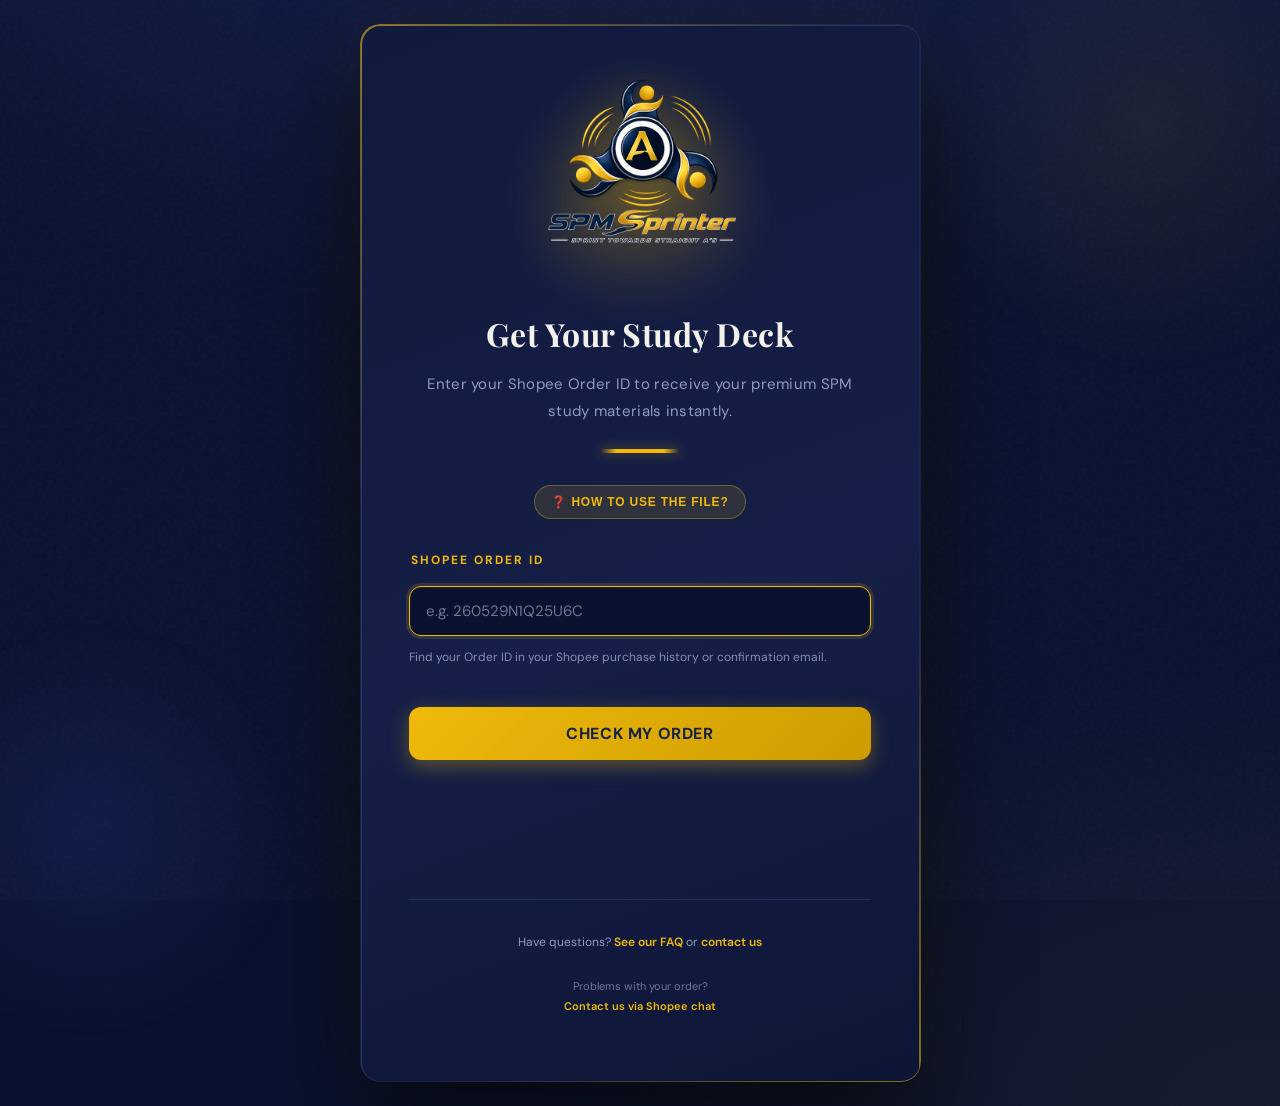
<file: index.html>
<!DOCTYPE html>
<html lang="en">
<head>
  <meta charset="UTF-8">
  <meta name="viewport" content="width=device-width, initial-scale=1.0">
  <meta name="description" content="SPM Sprinter — Get your premium study deck instantly. Sprint towards straight A's with expertly curated materials.">
  <title>SPM Sprinter — Get Your Study Deck</title>
  <link href="https://fonts.googleapis.com/css2?family=Playfair+Display:wght@400;700&family=DM+Sans:wght@300;400;500;700&display=swap" rel="stylesheet">
  <link rel="stylesheet" href="styles.css">
</head>
<body>
  <div class="glow glow-primary"></div>
  <div class="glow glow-secondary"></div>

  <main class="container">
    <div class="card">
      <div class="logo-section">
        <img src="logo.png" alt="SPM Sprinter — Sprint Towards Straight A's" class="logo-image"
             onerror="this.style.display='none'; document.getElementById('logoFallback').style.display='block'" />
        <div id="logoFallback" style="display:none; text-align:center;">
          <h1 class="brand-title">SPM Sprinter</h1>
          <p class="brand-tagline">Sprint Towards Straight A's</p>
        </div>
      </div>

      <h2 class="page-title">Get Your Study Deck</h2>
      <p class="page-subtitle">Enter your Shopee Order ID to receive your premium SPM study materials instantly.</p>
      <div class="divider"></div>

      <div class="trust-badges">
        <button class="trust-badge trust-badge-button" onclick="showHowToUseModal()">❓ How to Use the File?</button>
      </div>

      <!-- How to Use Modal -->
      <div id="howToUseModal" class="modal" style="display: none;">
        <div class="modal-content">
          <div class="modal-header">
            <h2>How to Use Your Study Deck</h2>
            <button class="modal-close" onclick="closeHowToUseModal()">✕</button>
          </div>
          <div class="modal-body">
            <p style="color: var(--text-secondary); margin-bottom: 16px;">
              Your study deck is an <strong style="color: var(--accent-gold);">HTML file</strong> — just open it in your web browser!
            </p>

            <div class="how-to-step">
              <h3>💻 Windows / Mac</h3>
              <p>Double-click the downloaded file → opens automatically in your default browser</p>
            </div>

            <div class="how-to-step">
              <h3>🤖 Android Phone</h3>
              <p>Download the file → tap it → select any browser (Chrome, Firefox, etc.) to open</p>
            </div>

            <div class="how-to-step">
              <h3>📱 iPhone</h3>
              <p>
                Download the file → We recommend using <strong>Microsoft Edge</strong> from the App Store
                (works best with HTML files) or use Safari
              </p>
            </div>

            <div class="how-to-step" style="background: rgba(76, 175, 125, 0.1); border-left: 3px solid #4caf7d;">
              <h3 style="color: #4caf7d;">✅ Works Offline!</h3>
              <p>Once downloaded, you can view your study deck anytime — even without internet. Perfect for studying on the go.</p>
            </div>
          </div>
          <div class="modal-footer">
            <button class="lz-btn" onclick="closeHowToUseModal()">Got it!</button>
          </div>
        </div>
      </div>
      <div id="modalOverlay" class="modal-overlay" style="display: none;" onclick="closeHowToUseModal()"></div>

      <div id="app" class="app-container"></div>

      <footer class="card-footer">
        <p>Have questions? <a href="faq.html" class="footer-link">See our FAQ</a> or <a href="contact.html" class="footer-link">contact us</a></p>
        <p class="footer-support">Problems with your order?<br>
        <a href="https://shopee.com.my/spmsprinter" target="_blank" rel="noopener" class="footer-link">Contact us via Shopee chat</a></p>
      </footer>
    </div>
  </main>

  <script src="script.js"></script>
  <script>
    // Initialize app on page load
    document.addEventListener('DOMContentLoaded', () => {
      stepOrderId();
    });
  </script>
</body>
</html>
</file>
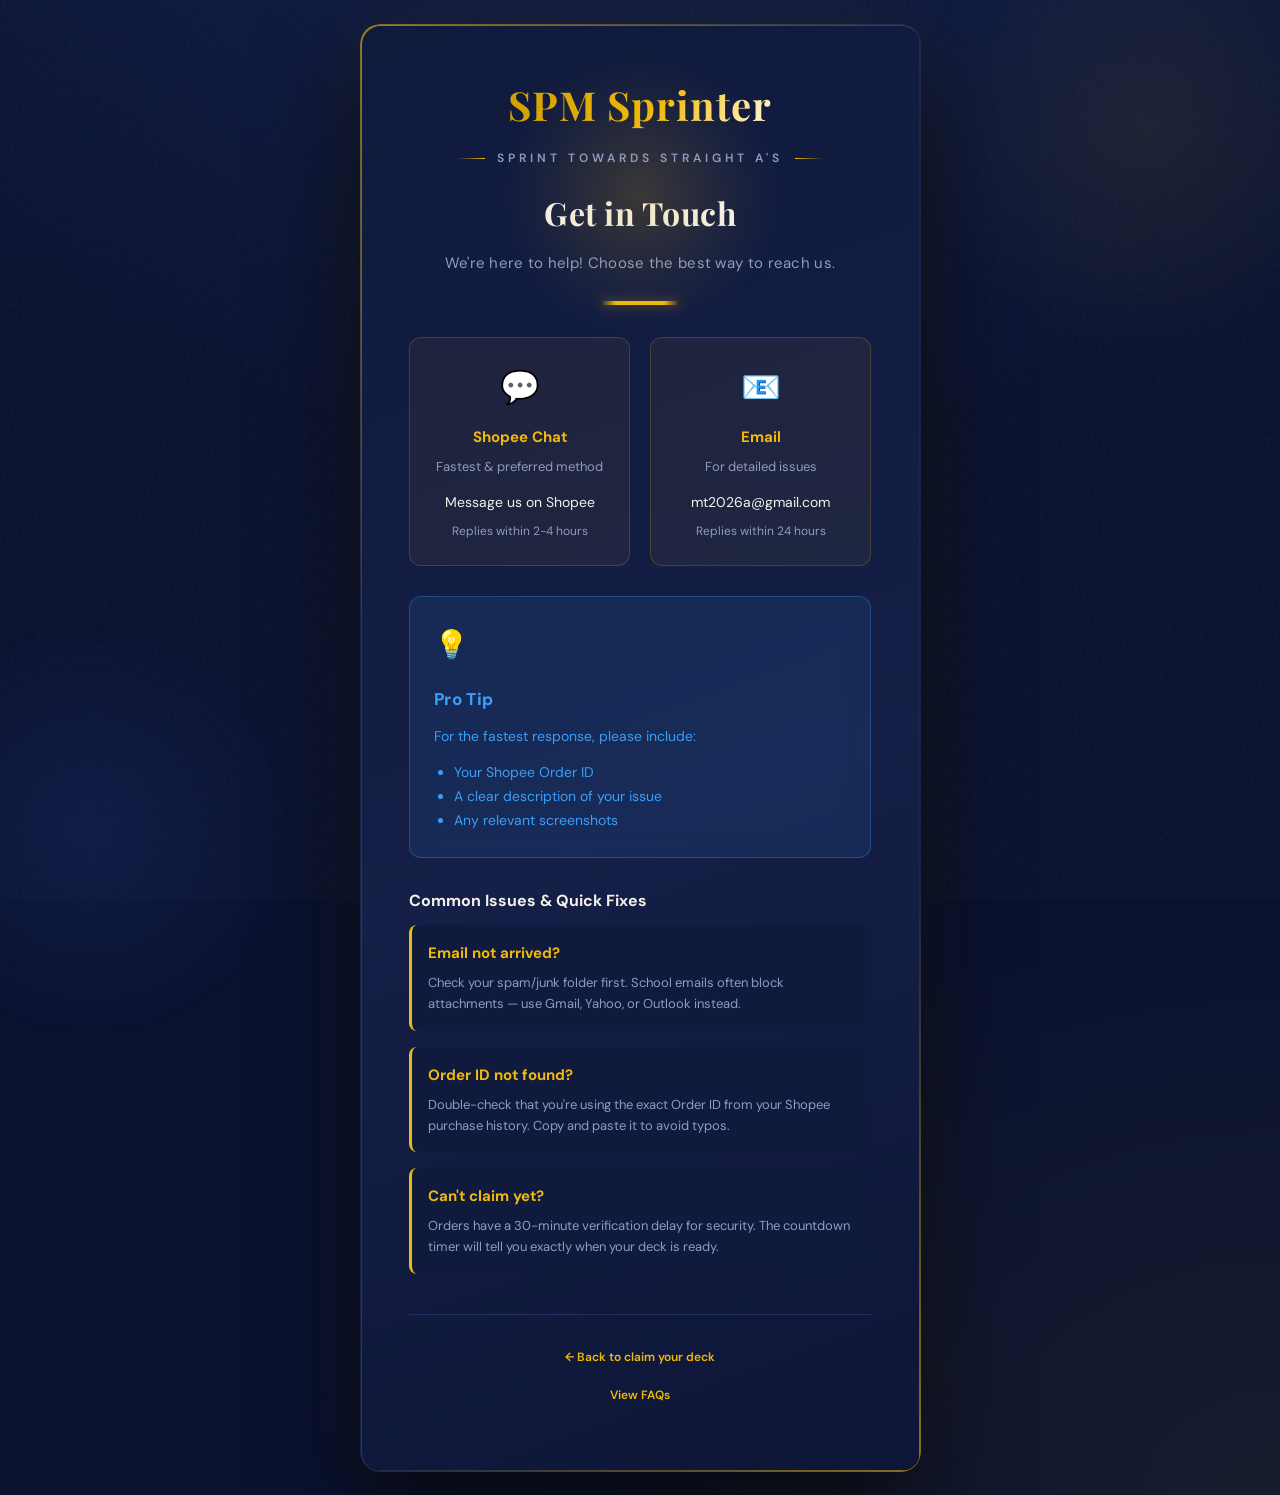
<file: contact.html>
<!DOCTYPE html>
<html lang="en">
<head>
  <meta charset="UTF-8">
  <meta name="viewport" content="width=device-width, initial-scale=1.0">
  <meta name="description" content="Contact SPM Sprinter for support with orders and study decks.">
  <title>Contact Us — SPM Sprinter</title>
  <link href="https://fonts.googleapis.com/css2?family=Playfair+Display:wght@400;700&family=DM+Sans:wght@300;400;500;700&display=swap" rel="stylesheet">
  <link rel="stylesheet" href="styles.css">
  <style>
    .contact-methods { display: grid; grid-template-columns: 1fr 1fr; gap: 20px; margin-bottom: 30px; }
    .contact-card { background: rgba(240, 185, 11, 0.05); border: 1px solid rgba(240, 185, 11, 0.2); border-radius: var(--radius-md); padding: 24px; text-align: center; transition: all 0.3s ease; }
    .contact-card:hover { background: rgba(240, 185, 11, 0.1); border-color: var(--accent-gold); transform: translateY(-2px); }
    .contact-icon { font-size: 32px; display: block; margin-bottom: 12px; }
    .contact-title { font-weight: 700; color: var(--accent-gold); margin-bottom: 8px; }
    .contact-link { color: var(--text-primary); text-decoration: none; word-break: break-all; font-size: 14px; }
    .contact-link:hover { color: var(--accent-gold); text-decoration: underline; }
    .response-time { color: var(--text-secondary); font-size: 12px; margin-top: 8px; }
    @media (max-width: 600px) {
      .contact-methods { grid-template-columns: 1fr; }
    }
  </style>
</head>
<body>
  <div class="glow glow-primary"></div>
  <div class="glow glow-secondary"></div>

  <main class="container">
    <div class="card">
      <div class="logo-section">
        <h1 class="brand-title">SPM Sprinter</h1>
        <p class="brand-tagline">Sprint Towards Straight A's</p>
      </div>

      <h2 class="page-title">Get in Touch</h2>
      <p class="page-subtitle">We're here to help! Choose the best way to reach us.</p>
      <div class="divider"></div>

      <div class="contact-methods">
        <div class="contact-card">
          <span class="contact-icon">💬</span>
          <div class="contact-title">Shopee Chat</div>
          <p style="color: var(--text-secondary); font-size: 13px; margin-bottom: 12px;">Fastest & preferred method</p>
          <a href="https://shopee.com.my/spmsprinter" target="_blank" class="contact-link">Message us on Shopee</a>
          <div class="response-time">Replies within 2-4 hours</div>
        </div>

        <div class="contact-card">
          <span class="contact-icon">📧</span>
          <div class="contact-title">Email</div>
          <p style="color: var(--text-secondary); font-size: 13px; margin-bottom: 12px;">For detailed issues</p>
          <a href="mailto:mt2026a@gmail.com" class="contact-link">mt2026a@gmail.com</a>
          <div class="response-time">Replies within 24 hours</div>
        </div>
      </div>

      <div class="lz-alert info" style="background: rgba(59, 158, 246, 0.1); border-color: rgba(59, 158, 246, 0.3); color: #3b9ef6;">
        <span class="lz-alert-icon">💡</span>
        <span class="lz-alert-title">Pro Tip</span>
        For the fastest response, please include:
        <ul style="margin-top: 12px; margin-left: 20px;">
          <li>Your Shopee Order ID</li>
          <li>A clear description of your issue</li>
          <li>Any relevant screenshots</li>
        </ul>
      </div>

      <h3 style="font-size: 16px; font-weight: 700; margin-top: 30px; margin-bottom: 12px; color: var(--text-primary);">Common Issues & Quick Fixes</h3>

      <div style="background: var(--surface); border-left: 3px solid var(--accent-gold); padding: 16px; border-radius: var(--radius-sm); margin-bottom: 16px;">
        <strong style="color: var(--accent-gold);">Email not arrived?</strong>
        <p style="color: var(--text-secondary); margin-top: 8px; font-size: 13px;">
          Check your spam/junk folder first. School emails often block attachments — use Gmail, Yahoo, or Outlook instead.
        </p>
      </div>

      <div style="background: var(--surface); border-left: 3px solid var(--accent-gold); padding: 16px; border-radius: var(--radius-sm); margin-bottom: 16px;">
        <strong style="color: var(--accent-gold);">Order ID not found?</strong>
        <p style="color: var(--text-secondary); margin-top: 8px; font-size: 13px;">
          Double-check that you're using the exact Order ID from your Shopee purchase history. Copy and paste it to avoid typos.
        </p>
      </div>

      <div style="background: var(--surface); border-left: 3px solid var(--accent-gold); padding: 16px; border-radius: var(--radius-sm);">
        <strong style="color: var(--accent-gold);">Can't claim yet?</strong>
        <p style="color: var(--text-secondary); margin-top: 8px; font-size: 13px;">
          Orders have a 30-minute verification delay for security. The countdown timer will tell you exactly when your deck is ready.
        </p>
      </div>

      <footer class="card-footer" style="margin-top: 40px;">
        <p><a href="index.html" class="footer-link">← Back to claim your deck</a></p>
        <p><a href="faq.html" class="footer-link">View FAQs</a></p>
      </footer>
    </div>
  </main>
</body>
</html>
</file>
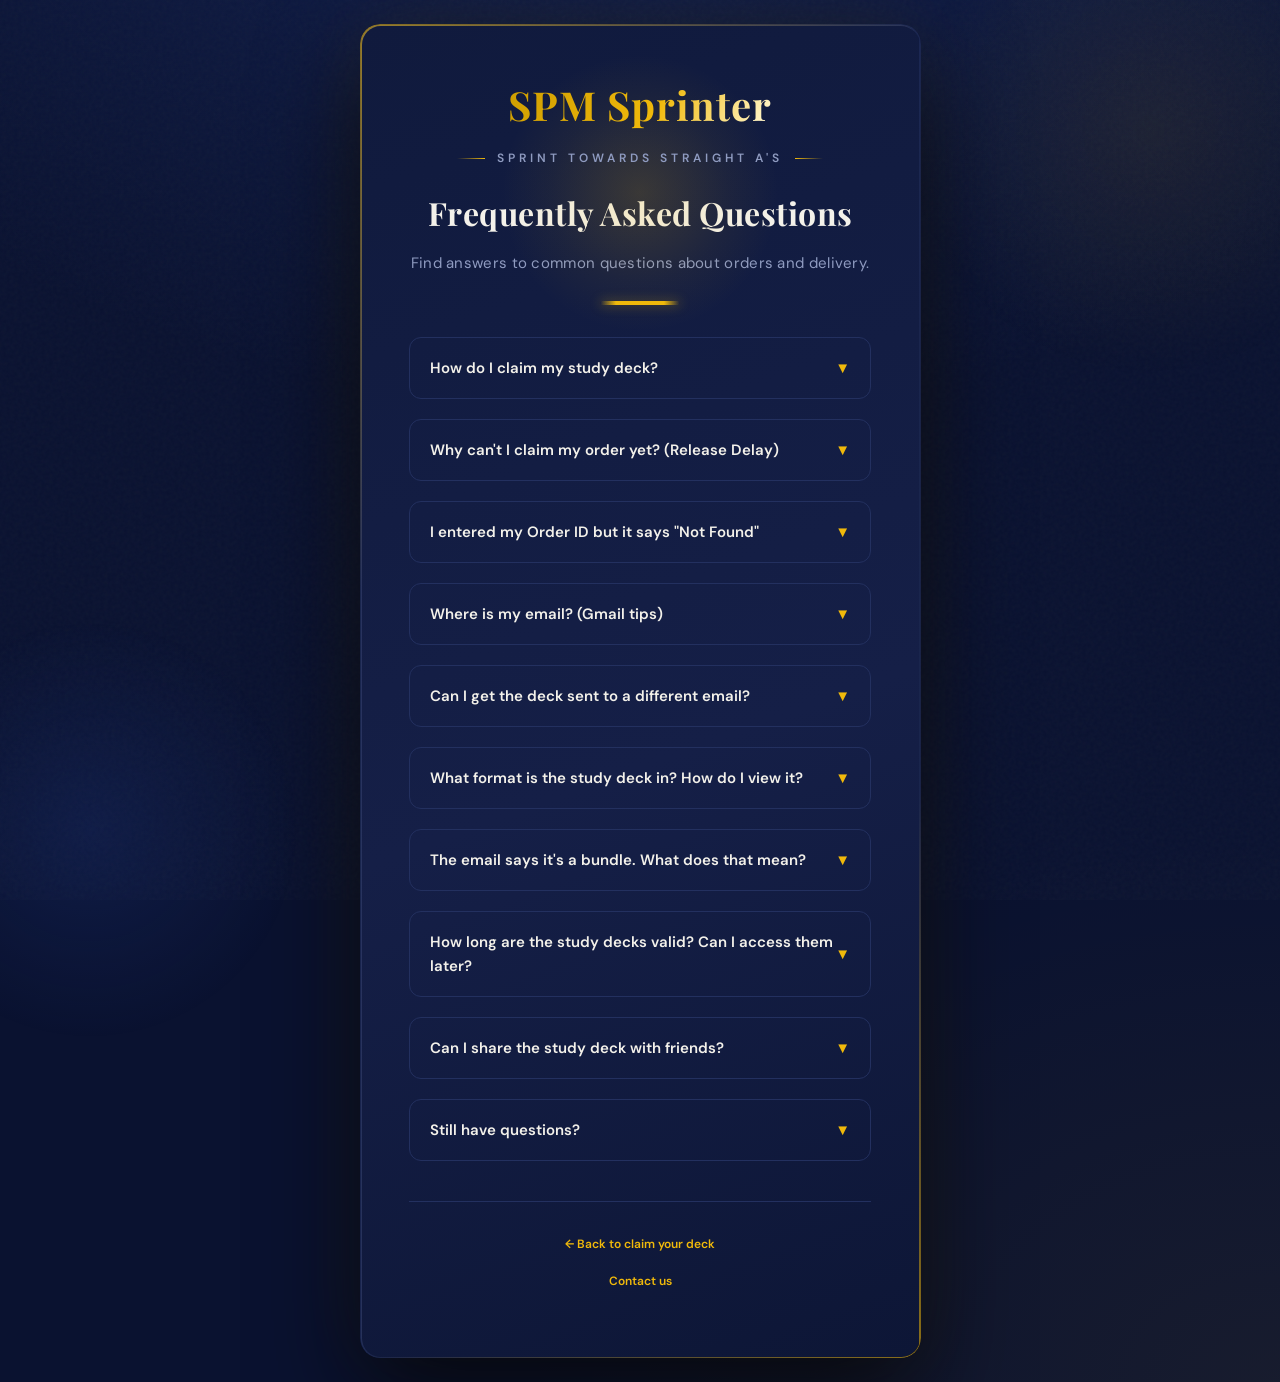
<file: faq.html>
<!DOCTYPE html>
<html lang="en">
<head>
  <meta charset="UTF-8">
  <meta name="viewport" content="width=device-width, initial-scale=1.0">
  <meta name="description" content="Frequently asked questions about SPM Sprinter study decks and orders.">
  <title>FAQ — SPM Sprinter</title>
  <link href="https://fonts.googleapis.com/css2?family=Playfair+Display:wght@400;700&family=DM+Sans:wght@300;400;500;700&display=swap" rel="stylesheet">
  <link rel="stylesheet" href="styles.css">
  <style>
    .faq-container { max-width: 720px; margin: 0 auto; }
    .faq-item { margin-bottom: 20px; border: 1px solid var(--border); border-radius: var(--radius-md); overflow: hidden; transition: all 0.3s ease; }
    .faq-item:hover { border-color: var(--accent-gold); background: rgba(240, 185, 11, 0.03); }
    .faq-question { padding: 18px 20px; cursor: pointer; font-weight: 600; color: var(--text-primary); display: flex; justify-content: space-between; align-items: center; user-select: none; }
    .faq-question:hover { color: var(--accent-gold); }
    .faq-toggle { color: var(--accent-gold); font-weight: 700; transition: transform 0.3s ease; }
    .faq-item.open .faq-toggle { transform: rotate(180deg); }
    .faq-answer { max-height: 0; overflow: hidden; transition: max-height 0.3s ease; padding: 0 20px; color: var(--text-secondary); line-height: 1.8; }
    .faq-item.open .faq-answer { max-height: 500px; padding: 0 20px 18px; }
    .nav-link { color: var(--accent-gold); text-decoration: none; font-weight: 600; }
    .nav-link:hover { text-decoration: underline; }
  </style>
</head>
<body>
  <div class="glow glow-primary"></div>
  <div class="glow glow-secondary"></div>

  <main class="container">
    <div class="card">
      <div class="logo-section">
        <h1 class="brand-title">SPM Sprinter</h1>
        <p class="brand-tagline">Sprint Towards Straight A's</p>
      </div>

      <h2 class="page-title">Frequently Asked Questions</h2>
      <p class="page-subtitle">Find answers to common questions about orders and delivery.</p>
      <div class="divider"></div>

      <div class="faq-container">
        <div class="faq-item">
          <div class="faq-question" onclick="toggleFaq(this)">
            How do I claim my study deck?
            <span class="faq-toggle">▼</span>
          </div>
          <div class="faq-answer">
            Visit our <a href="index.html" class="nav-link">claim page</a>, enter your Shopee Order ID, and follow the prompts to receive your deck. The entire process takes less than 2 minutes.
          </div>
        </div>

        <div class="faq-item">
          <div class="faq-question" onclick="toggleFaq(this)">
            Why can't I claim my order yet? (Release Delay)
            <span class="faq-toggle">▼</span>
          </div>
          <div class="faq-answer">
            To prevent fraud, we require a 30-minute verification period after your order is placed. You'll see a countdown timer on the claim page showing exactly when your order will be ready. This is a security measure we use to protect both our customers and content.
          </div>
        </div>

        <div class="faq-item">
          <div class="faq-question" onclick="toggleFaq(this)">
            I entered my Order ID but it says "Not Found"
            <span class="faq-toggle">▼</span>
          </div>
          <div class="faq-answer">
            The Order ID must match exactly what's shown in your Shopee purchase history. Make sure you:
            <ul style="margin-top: 8px; margin-left: 20px;">
              <li>Copied the exact Order ID (it's case-insensitive)</li>
              <li>Didn't include extra spaces</li>
              <li>Ordered from the correct seller</li>
            </ul>
            If you're still stuck, <a href="contact.html" class="nav-link">contact us</a>.
          </div>
        </div>

        <div class="faq-item">
          <div class="faq-question" onclick="toggleFaq(this)">
            Where is my email? (Gmail tips)
            <span class="faq-toggle">▼</span>
          </div>
          <div class="faq-answer">
            The deck usually arrives within 5 minutes. If you haven't received it:
            <ul style="margin-top: 8px; margin-left: 20px;">
              <li><strong>Check spam/junk folder</strong> — some email providers filter PDFs</li>
              <li><strong>Make sure you used the right email</strong> — we can't resend to a different address</li>
              <li><strong>Check your email storage</strong> — if your inbox is full, emails may bounce</li>
              <li><strong>Avoid school/student emails</strong> — they often block attachments (use Gmail, Yahoo, Outlook)</li>
            </ul>
            If the email still doesn't arrive after 30 minutes, <a href="contact.html" class="nav-link">let us know</a>.
          </div>
        </div>

        <div class="faq-item">
          <div class="faq-question" onclick="toggleFaq(this)">
            Can I get the deck sent to a different email?
            <span class="faq-toggle">▼</span>
          </div>
          <div class="faq-answer">
            Unfortunately, no. For security reasons, each Order ID can only deliver once. To avoid this, make sure you enter the correct email address on the first try. If you made a mistake, please <a href="contact.html" class="nav-link">contact us</a> via Shopee chat.
          </div>
        </div>

        <div class="faq-item">
          <div class="faq-question" onclick="toggleFaq(this)">
            What format is the study deck in? How do I view it?
            <span class="faq-toggle">▼</span>
          </div>
          <div class="faq-answer">
            The study decks are delivered as <strong>HTML files</strong> that you can open directly in your web browser. No special software needed!<br><br>
            <strong>How to use:</strong>
            <ul style="margin-top: 8px; margin-left: 20px;">
              <li><strong>Windows/Mac:</strong> Double-click the file → opens in your default browser (Chrome, Safari, Edge, Firefox, etc.)</li>
              <li><strong>Android:</strong> Download the file → open with any web browser app</li>
              <li><strong>iPhone:</strong> We recommend downloading <strong>Microsoft Edge</strong> from the App Store (works best with HTML files) or use Safari</li>
            </ul>
            <br>
            <strong>✅ Works offline!</strong> Once downloaded, you can view it anytime without internet access — perfect for studying on the go.
          </div>
        </div>

        <div class="faq-item">
          <div class="faq-question" onclick="toggleFaq(this)">
            The email says it's a bundle. What does that mean?
            <span class="faq-toggle">▼</span>
          </div>
          <div class="faq-answer">
            A bundle means your order includes multiple study decks (e.g., "Add Maths + Physics"). You'll receive all of them in the same email as separate PDF attachments.
          </div>
        </div>

        <div class="faq-item">
          <div class="faq-question" onclick="toggleFaq(this)">
            How long are the study decks valid? Can I access them later?
            <span class="faq-toggle">▼</span>
          </div>
          <div class="faq-answer">
            Once you download the PDF, it's yours to keep forever. You can access it anytime on any device. We recommend saving it in a safe location or cloud storage (Google Drive, OneDrive, Dropbox) so you don't lose it.
          </div>
        </div>

        <div class="faq-item">
          <div class="faq-question" onclick="toggleFaq(this)">
            Can I share the study deck with friends?
            <span class="faq-toggle">▼</span>
          </div>
          <div class="faq-answer">
            Our study decks are for personal use only. Each person should purchase their own copy to support our work and ensure we can keep creating quality materials. Sharing copies violates our terms of service.
          </div>
        </div>

        <div class="faq-item">
          <div class="faq-question" onclick="toggleFaq(this)">
            Still have questions?
            <span class="faq-toggle">▼</span>
          </div>
          <div class="faq-answer">
            We're here to help! <a href="contact.html" class="nav-link">Contact us</a> or reach out to us via <a href="https://shopee.com.my/spmsprinter" target="_blank" class="nav-link">Shopee chat</a> and we'll get back to you quickly.
          </div>
        </div>
      </div>

      <footer class="card-footer" style="margin-top: 40px;">
        <p><a href="index.html" class="footer-link">← Back to claim your deck</a></p>
        <p><a href="contact.html" class="footer-link">Contact us</a></p>
      </footer>
    </div>
  </main>

  <script>
    function toggleFaq(element) {
      const item = element.parentElement;
      item.classList.toggle('open');
    }
  </script>
</body>
</html>
</file>
<file: styles.css>
/* ══════════════════════════════════════════════════════════════
   SPM SPRINTER — Enhanced UI/UX Stylesheet
   ═════════════════════════════════════════════════════════════ */

:root {
  /* Brand Colors */
  --primary-dark: #0a1230;
  --primary-navy: #14224a;
  --secondary-navy: #1a2d5a;
  --accent-gold: #f0b90b;
  --accent-gold-dark: #cc9c00;
  --accent-gold-light: #ffd700;

  /* Neutrals */
  --text-primary: #f3f1ea;
  --text-secondary: #8f9bc0;
  --text-muted: #6b7599;
  --surface: #101a3d;
  --surface-light: #151f47;
  --border: #23305f;
  --border-light: #2a3a6f;

  /* Status Colors */
  --success: #4caf7d;
  --error: #e05c5c;
  --warning: #f0a500;
  --info: #3b9ef6;

  /* Spacing */
  --spacing-xs: 6px;
  --spacing-sm: 12px;
  --spacing-md: 16px;
  --spacing-lg: 24px;
  --spacing-xl: 32px;
  --spacing-2xl: 48px;

  /* Border Radius */
  --radius-sm: 8px;
  --radius-md: 12px;
  --radius-lg: 20px;

  /* Typography */
  --font-serif: 'Playfair Display', serif;
  --font-sans: 'DM Sans', sans-serif;
}

/* ──────────────────── RESET & BASE ─────────────────────── */
* {
  margin: 0;
  padding: 0;
  box-sizing: border-box;
}

html {
  scroll-behavior: smooth;
}

body {
  background:
    radial-gradient(ellipse 80% 50% at 50% -20%, rgba(33, 60, 140, 0.35), transparent),
    radial-gradient(ellipse 60% 40% at 100% 100%, rgba(240, 185, 11, 0.06), transparent),
    var(--primary-dark);
  color: var(--text-primary);
  font-family: var(--font-sans);
  font-size: 15px;
  line-height: 1.6;
  min-height: 100vh;
  display: flex;
  flex-direction: column;
  align-items: center;
  justify-content: center;
  padding: var(--spacing-lg);
  overflow-x: hidden;
  position: relative;
}

body::before {
  content: '';
  position: fixed;
  inset: 0;
  background-image: url("data:image/svg+xml,%3Csvg viewBox='0 0 256 256' xmlns='http://www.w3.org/2000/svg'%3E%3Cfilter id='noise'%3E%3CfeTurbulence type='fractalNoise' baseFrequency='0.9' numOctaves='4' stitchTiles='stitch'/%3E%3C/filter%3E%3Crect width='100%25' height='100%25' filter='url(%23noise)' opacity='0.03'/%3E%3C/svg%3E");
  pointer-events: none;
  z-index: 0;
}

/* ──────────────────── GLOWS & EFFECTS ─────────────────────── */
.glow {
  position: fixed;
  border-radius: 50%;
  pointer-events: none;
  z-index: 0;
  opacity: 0.6;
}

.glow-primary {
  width: 500px;
  height: 500px;
  top: -120px;
  right: -120px;
  background: radial-gradient(circle, rgba(240, 185, 11, 0.12) 0%, transparent 70%);
  animation: float 8s ease-in-out infinite;
}

.glow-secondary {
  width: 420px;
  height: 420px;
  bottom: -140px;
  left: -120px;
  background: radial-gradient(circle, rgba(33, 60, 140, 0.4) 0%, transparent 70%);
  animation: float-reverse 10s ease-in-out infinite;
}

@keyframes float {
  0%, 100% { transform: translate(0, 0); }
  50% { transform: translate(30px, -30px); }
}

@keyframes float-reverse {
  0%, 100% { transform: translate(0, 0); }
  50% { transform: translate(-30px, 30px); }
}

/* ──────────────────── LAYOUT ─────────────────────── */
.container {
  position: relative;
  z-index: 1;
  width: 100%;
  display: flex;
  justify-content: center;
}

.card {
  background: linear-gradient(160deg, var(--surface) 0%, var(--surface-light) 55%, #0d1636 100%);
  border-radius: var(--radius-lg);
  padding: var(--spacing-2xl);
  width: 100%;
  max-width: 560px;
  box-shadow:
    0 40px 100px rgba(0, 0, 0, 0.7),
    0 0 80px rgba(240, 185, 11, 0.08),
    inset 1px 1px 0 rgba(255, 255, 255, 0.12);
  animation: slideUp 0.6s ease-out;
  backdrop-filter: blur(10px);
  position: relative;
  border: 1.5px solid transparent;
  background-clip: padding-box;
}

/* Animated gradient border ring */
.card::before {
  content: '';
  position: absolute;
  inset: -1.5px;
  border-radius: var(--radius-lg);
  padding: 1.5px;
  background: linear-gradient(
    var(--border-angle, 135deg),
    rgba(240, 185, 11, 0.55),
    rgba(35, 48, 95, 0.6) 30%,
    rgba(35, 48, 95, 0.6) 70%,
    rgba(240, 185, 11, 0.55)
  );
  -webkit-mask: linear-gradient(#fff 0 0) content-box, linear-gradient(#fff 0 0);
  -webkit-mask-composite: xor;
  mask-composite: exclude;
  pointer-events: none;
}

@keyframes slideUp {
  from {
    opacity: 0;
    transform: translateY(20px);
  }
  to {
    opacity: 1;
    transform: translateY(0);
  }
}

/* ──────────────────── HEADER ─────────────────────── */
.logo-section {
  display: flex;
  flex-direction: column;
  align-items: center;
  margin-bottom: var(--spacing-lg);
  animation: fadeIn 0.8s ease-out;
}

.logo-section {
  position: relative;
}

.logo-section::before {
  content: '';
  position: absolute;
  top: -20px;
  left: 50%;
  transform: translateX(-50%);
  width: 280px;
  height: 280px;
  background: radial-gradient(circle, rgba(240, 185, 11, 0.18) 0%, rgba(240, 185, 11, 0.05) 45%, transparent 70%);
  pointer-events: none;
  animation: haloPulse 4s ease-in-out infinite;
}

@keyframes haloPulse {
  0%, 100% { opacity: 0.8; transform: translateX(-50%) scale(1); }
  50% { opacity: 1; transform: translateX(-50%) scale(1.08); }
}

.logo-image {
  width: 300px;
  height: auto;
  object-fit: contain;
  margin-bottom: var(--spacing-md);
  filter: drop-shadow(0 12px 32px rgba(240, 185, 11, 0.35));
  animation: slideDown 0.6s ease-out;
  transition: transform 0.4s cubic-bezier(0.34, 1.56, 0.64, 1);
  position: relative;
  z-index: 1;
}

.logo-image:hover {
  transform: scale(1.06) rotate(-1deg);
}

.brand-title {
  font-family: var(--font-serif);
  font-size: 40px;
  font-weight: 700;
  letter-spacing: 1px;
  margin-bottom: 4px;
  background: linear-gradient(120deg, #cc9c00 0%, var(--accent-gold) 30%, #fff3c4 50%, var(--accent-gold) 70%, #cc9c00 100%);
  background-size: 200% auto;
  -webkit-background-clip: text;
  -webkit-text-fill-color: transparent;
  background-clip: text;
  animation: shimmer 5s linear infinite;
  position: relative;
  z-index: 1;
}

@keyframes shimmer {
  to { background-position: 200% center; }
}

.brand-tagline {
  font-size: 12px;
  font-weight: 600;
  letter-spacing: 4px;
  text-transform: uppercase;
  color: var(--text-secondary);
  margin-top: 8px;
  display: flex;
  align-items: center;
  gap: 12px;
  position: relative;
  z-index: 1;
}

.brand-tagline::before,
.brand-tagline::after {
  content: '';
  width: 28px;
  height: 1px;
  background: linear-gradient(90deg, transparent, var(--accent-gold));
}

.brand-tagline::after {
  background: linear-gradient(90deg, var(--accent-gold), transparent);
}

.page-title {
  font-family: var(--font-serif);
  font-size: 32px;
  font-weight: 700;
  line-height: 1.3;
  margin-bottom: var(--spacing-md);
  text-align: center;
  color: var(--text-primary);
  letter-spacing: 0.5px;
}

.page-subtitle {
  color: var(--text-secondary);
  font-size: 15px;
  font-weight: 400;
  text-align: center;
  margin-bottom: var(--spacing-lg);
  line-height: 1.8;
  letter-spacing: 0.3px;
}

.divider {
  width: 80px;
  height: 4px;
  background: linear-gradient(90deg, transparent, var(--accent-gold) 20%, var(--accent-gold) 80%, transparent);
  margin: var(--spacing-lg) auto var(--spacing-xl);
  border-radius: 2px;
  animation: expandWidth 0.8s ease-out;
  box-shadow: 0 0 12px rgba(240, 185, 11, 0.4);
}

@keyframes expandWidth {
  from { width: 0; opacity: 0; }
  to { width: 80px; opacity: 1; }
}

/* ──────────────────── FORM ELEMENTS ─────────────────────── */
.field {
  margin-bottom: var(--spacing-lg);
  animation: fadeIn 0.6s ease-out;
}

.lz-label {
  display: block;
  font-size: 12px;
  font-weight: 700;
  letter-spacing: 2px;
  text-transform: uppercase;
  color: var(--text-secondary);
  margin-bottom: var(--spacing-md);
  transition: all 0.3s ease;
  font-family: var(--font-sans);
}

.field:focus-within .lz-label {
  color: var(--accent-gold);
  transform: translateX(2px);
}

.lz-input {
  width: 100%;
  background: var(--primary-dark);
  border: 1.5px solid var(--border);
  border-radius: var(--radius-md);
  padding: 14px 16px;
  color: var(--text-primary);
  font-family: var(--font-sans);
  font-size: 15px;
  transition: all 0.3s cubic-bezier(0.4, 0, 0.2, 1);
  outline: none;
}

.lz-input::placeholder {
  color: var(--text-muted);
}

.lz-input:focus {
  border-color: var(--accent-gold);
  background: linear-gradient(135deg, var(--primary-dark) 0%, var(--primary-dark) 100%);
  box-shadow:
    0 0 0 3px rgba(240, 185, 11, 0.15),
    inset 0 1px 3px rgba(240, 185, 11, 0.1);
}

.lz-input.err {
  border-color: var(--error);
  box-shadow: 0 0 0 3px rgba(224, 92, 92, 0.1);
}

.lz-hint {
  color: var(--text-secondary);
  font-size: 12px;
  margin-top: var(--spacing-sm);
  line-height: 1.6;
  opacity: 0.9;
}

.lz-err-msg {
  display: none;
  color: var(--error);
  font-size: 12px;
  margin-top: var(--spacing-sm);
  font-weight: 500;
  animation: shake 0.4s ease-out;
}

.lz-err-msg.show {
  display: block;
}

@keyframes shake {
  0%, 100% { transform: translateX(0); }
  25% { transform: translateX(-8px); }
  75% { transform: translateX(8px); }
}

/* ──────────────────── BUTTONS ─────────────────────── */
.lz-btn {
  width: 100%;
  padding: 16px 20px;
  background: linear-gradient(135deg, var(--accent-gold), var(--accent-gold-dark));
  color: var(--primary-navy);
  border: none;
  border-radius: var(--radius-md);
  font-family: var(--font-sans);
  font-size: 16px;
  font-weight: 700;
  cursor: pointer;
  margin-top: var(--spacing-md);
  transition: all 0.3s cubic-bezier(0.4, 0, 0.2, 1);
  box-shadow: 0 6px 20px rgba(240, 185, 11, 0.35);
  letter-spacing: 0.6px;
  position: relative;
  overflow: hidden;
  text-transform: uppercase;
}

.lz-btn::before {
  content: '';
  position: absolute;
  top: 0;
  left: -100%;
  width: 100%;
  height: 100%;
  background: linear-gradient(90deg, transparent, rgba(255, 255, 255, 0.4), transparent);
  transition: left 0.5s ease;
}

.lz-btn:hover::before {
  left: 100%;
}

.lz-btn:hover {
  background: linear-gradient(135deg, var(--accent-gold-dark), var(--accent-gold));
  box-shadow: 0 8px 30px rgba(240, 185, 11, 0.5);
  transform: translateY(-3px);
}

.lz-btn:active {
  transform: translateY(-1px);
  box-shadow: 0 4px 12px rgba(240, 185, 11, 0.3);
}

.lz-btn-ghost {
  width: 100%;
  padding: 13px;
  background: transparent;
  color: var(--text-secondary);
  border: 1.5px solid var(--border);
  border-radius: var(--radius-md);
  font-family: var(--font-sans);
  font-size: 14px;
  font-weight: 600;
  cursor: pointer;
  margin-top: var(--spacing-md);
  transition: all 0.3s ease;
}

.lz-btn-ghost:hover {
  border-color: var(--accent-gold);
  color: var(--accent-gold);
  background: rgba(240, 185, 11, 0.05);
}

.lz-btn-ghost:active {
  transform: scale(0.98);
}

/* ──────────────────── LOADING STATE ─────────────────────── */
.lz-loading {
  display: flex;
  flex-direction: column;
  align-items: center;
  padding: var(--spacing-2xl) 0 var(--spacing-lg);
  animation: fadeIn 0.3s ease;
}

.lz-spinner {
  width: 48px;
  height: 48px;
  border: 3px solid rgba(240, 185, 11, 0.2);
  border-top: 3px solid var(--accent-gold);
  border-radius: 50%;
  animation: spin 0.8s linear infinite;
  margin-bottom: var(--spacing-lg);
  box-shadow: 0 0 15px rgba(240, 185, 11, 0.2);
}

@keyframes spin {
  to { transform: rotate(360deg); }
}

.lz-loading-title {
  font-size: 16px;
  font-weight: 600;
  color: var(--text-primary);
  margin-bottom: var(--spacing-sm);
  text-align: center;
}

.lz-loading-sub {
  font-size: 13px;
  color: var(--text-secondary);
  text-align: center;
  line-height: 1.8;
}

/* ──────────────────── ALERTS ─────────────────────── */
.lz-alert {
  border-radius: var(--radius-md);
  padding: var(--spacing-lg);
  font-size: 14px;
  line-height: 1.7;
  animation: slideDown 0.4s ease;
  margin-bottom: var(--spacing-lg);
  border: 1px solid;
  backdrop-filter: blur(10px);
}

.lz-alert-icon {
  font-size: 28px;
  display: block;
  margin-bottom: var(--spacing-md);
  animation: bounce 0.6s ease;
}

.lz-alert-title {
  font-size: 17px;
  font-weight: 800;
  display: block;
  margin-bottom: var(--spacing-sm);
  letter-spacing: 0.3px;
}

.lz-alert.success {
  background: rgba(76, 175, 125, 0.1);
  border-color: rgba(76, 175, 125, 0.4);
  color: var(--success);
}

.lz-alert.fail {
  background: rgba(224, 92, 92, 0.1);
  border-color: rgba(224, 92, 92, 0.4);
  color: var(--error);
}

.lz-alert.warning {
  background: rgba(240, 185, 11, 0.1);
  border-color: rgba(240, 185, 11, 0.4);
  color: var(--accent-gold);
}

.lz-alert.waiting {
  background: rgba(240, 165, 0, 0.08);
  border-color: rgba(240, 165, 0, 0.3);
  color: var(--warning);
  text-align: center;
}

.lz-alert a {
  color: inherit;
  font-weight: 700;
  text-decoration: underline;
  transition: opacity 0.3s ease;
}

.lz-alert a:hover {
  opacity: 0.8;
}

@keyframes bounce {
  0%, 100% { transform: translateY(0); }
  50% { transform: translateY(-4px); }
}

@keyframes slideDown {
  from {
    opacity: 0;
    transform: translateY(-10px);
  }
  to {
    opacity: 1;
    transform: translateY(0);
  }
}

/* ──────────────────── COUNTDOWN ─────────────────────── */
.lz-countdown {
  font-size: 48px;
  font-weight: 700;
  font-family: var(--font-serif);
  letter-spacing: 3px;
  margin: var(--spacing-lg) 0 var(--spacing-sm);
  color: var(--accent-gold);
  text-shadow: 0 2px 8px rgba(240, 185, 11, 0.3);
  animation: pulse 1s ease-in-out infinite;
}

@keyframes pulse {
  0%, 100% { transform: scale(1); }
  50% { transform: scale(1.02); }
}

.lz-countdown-sub {
  font-size: 13px;
  opacity: 0.8;
  color: var(--text-secondary);
}

/* ──────────────────── CONFIRMATION BOX ─────────────────────── */
.lz-confirm-box {
  background: rgba(240, 185, 11, 0.08);
  border: 1px solid rgba(240, 185, 11, 0.25);
  border-radius: var(--radius-md);
  padding: var(--spacing-lg);
  margin-bottom: var(--spacing-lg);
  font-size: 14px;
  color: var(--text-secondary);
  line-height: 1.8;
  backdrop-filter: blur(10px);
}

.lz-confirm-email {
  color: var(--accent-gold);
  font-size: 16px;
  font-weight: 700;
  display: block;
  margin-bottom: var(--spacing-md);
  word-break: break-all;
  padding: var(--spacing-md);
  background: rgba(240, 185, 11, 0.05);
  border-radius: var(--radius-sm);
}

/* ──────────────────── FOOTER ─────────────────────── */
.card-footer {
  margin-top: var(--spacing-2xl);
  padding-top: var(--spacing-xl);
  border-top: 1px solid var(--border);
  text-align: center;
  font-size: 12px;
  color: var(--text-secondary);
  line-height: 1.8;
}

.card-footer p {
  margin-bottom: var(--spacing-md);
}

.footer-link {
  color: var(--accent-gold);
  text-decoration: none;
  font-weight: 600;
  transition: all 0.3s ease;
  position: relative;
}

.footer-link::after {
  content: '';
  position: absolute;
  bottom: -2px;
  left: 0;
  width: 0;
  height: 1px;
  background: var(--accent-gold);
  transition: width 0.3s ease;
}

.footer-link:hover::after {
  width: 100%;
}

.footer-support {
  font-size: 11px;
  color: var(--text-muted);
  margin-top: var(--spacing-lg);
}

/* ──────────────────── ANIMATIONS ─────────────────────── */
@keyframes fadeIn {
  from { opacity: 0; }
  to { opacity: 1; }
}

/* ──────────────────── TRUST BADGES ─────────────────────── */
.trust-badges {
  display: flex;
  justify-content: center;
  gap: var(--spacing-sm);
  margin-bottom: var(--spacing-xl);
  flex-wrap: wrap;
}

.trust-badge {
  display: inline-flex;
  align-items: center;
  gap: 6px;
  font-size: 11px;
  font-weight: 600;
  letter-spacing: 0.8px;
  text-transform: uppercase;
  color: var(--text-secondary);
  background: rgba(240, 185, 11, 0.06);
  border: 1px solid rgba(240, 185, 11, 0.18);
  border-radius: 999px;
  padding: 7px 14px;
  transition: all 0.3s ease;
}

.trust-badge:hover {
  border-color: rgba(240, 185, 11, 0.45);
  color: var(--accent-gold);
  transform: translateY(-1px);
}

.trust-badge-button {
  cursor: pointer;
  background: rgba(240, 185, 11, 0.12);
  border: 1.5px solid rgba(240, 185, 11, 0.35);
  color: var(--accent-gold);
  font-size: 12px;
  padding: 9px 16px;
}

.trust-badge-button:hover {
  background: rgba(240, 185, 11, 0.2);
  border-color: var(--accent-gold);
  transform: translateY(-2px);
}

/* ──────────────────── MODAL ─────────────────────── */
.modal-overlay {
  position: fixed;
  inset: 0;
  background: rgba(0, 0, 0, 0.5);
  z-index: 998;
  animation: fadeIn 0.3s ease;
}

.modal {
  position: fixed;
  top: 50%;
  left: 50%;
  transform: translate(-50%, -50%);
  background: linear-gradient(135deg, var(--surface) 0%, var(--surface-light) 100%);
  border: 1px solid var(--border);
  border-radius: var(--radius-lg);
  max-width: 500px;
  width: 90vw;
  max-height: 85vh;
  overflow-y: auto;
  z-index: 999;
  animation: slideUp 0.4s ease;
  box-shadow: 0 40px 100px rgba(0, 0, 0, 0.8);
}

.modal-header {
  display: flex;
  justify-content: space-between;
  align-items: center;
  padding: var(--spacing-lg) var(--spacing-xl);
  border-bottom: 1px solid var(--border);
}

.modal-header h2 {
  font-family: var(--font-serif);
  font-size: 22px;
  font-weight: 700;
  color: var(--text-primary);
  margin: 0;
}

.modal-close {
  background: none;
  border: none;
  color: var(--text-secondary);
  font-size: 24px;
  cursor: pointer;
  transition: color 0.3s ease;
}

.modal-close:hover {
  color: var(--accent-gold);
}

.modal-body {
  padding: var(--spacing-xl);
}

.modal-footer {
  padding: var(--spacing-lg) var(--spacing-xl);
  border-top: 1px solid var(--border);
  text-align: center;
}

.how-to-step {
  background: rgba(240, 185, 11, 0.05);
  border-left: 3px solid var(--accent-gold);
  padding: 14px 16px;
  border-radius: var(--radius-sm);
  margin-bottom: 14px;
}

.how-to-step h3 {
  font-size: 14px;
  font-weight: 700;
  color: var(--accent-gold);
  margin: 0 0 6px;
}

.how-to-step p {
  color: var(--text-secondary);
  font-size: 13px;
  line-height: 1.6;
  margin: 0;
}

/* ──────────────────── APP CONTAINER ─────────────────────── */
.app-container {
  min-height: 300px;
}

/* ──────────────────── RESPONSIVE ─────────────────────── */
@media (max-width: 600px) {
  body {
    padding: var(--spacing-md);
  }

  .card {
    padding: var(--spacing-xl);
    border-radius: var(--radius-md);
  }

  .logo-image {
    width: 240px;
  }

  .logo-section::before {
    width: 250px;
    height: 250px;
  }

  .brand-title {
    font-size: 30px;
  }

  .page-title {
    font-size: 24px;
  }

  .page-subtitle {
    font-size: 13px;
  }

  .lz-btn, .lz-btn-ghost {
    padding: 13px;
    font-size: 14px;
  }

  .lz-countdown {
    font-size: 40px;
  }

  .lz-alert {
    padding: var(--spacing-md);
  }

  .lz-alert-icon {
    font-size: 24px;
  }

  .card-footer {
    font-size: 11px;
  }

  .glow-primary {
    width: 300px;
    height: 300px;
    top: -80px;
    right: -80px;
  }

  .glow-secondary {
    width: 250px;
    height: 250px;
    bottom: -100px;
    left: -100px;
  }
}

@media (max-width: 400px) {
  .card {
    padding: var(--spacing-lg);
  }

  .logo-image {
    width: 200px;
  }

  .brand-title {
    font-size: 26px;
  }

  .page-title {
    font-size: 20px;
  }

  .lz-countdown {
    font-size: 36px;
  }
}

/* ──────────────────── PRINT ─────────────────────── */
@media print {
  body {
    background: white;
  }

  .card {
    box-shadow: none;
    border: 1px solid #ddd;
  }

  .glow, .glow2 {
    display: none;
  }
}
</file>
